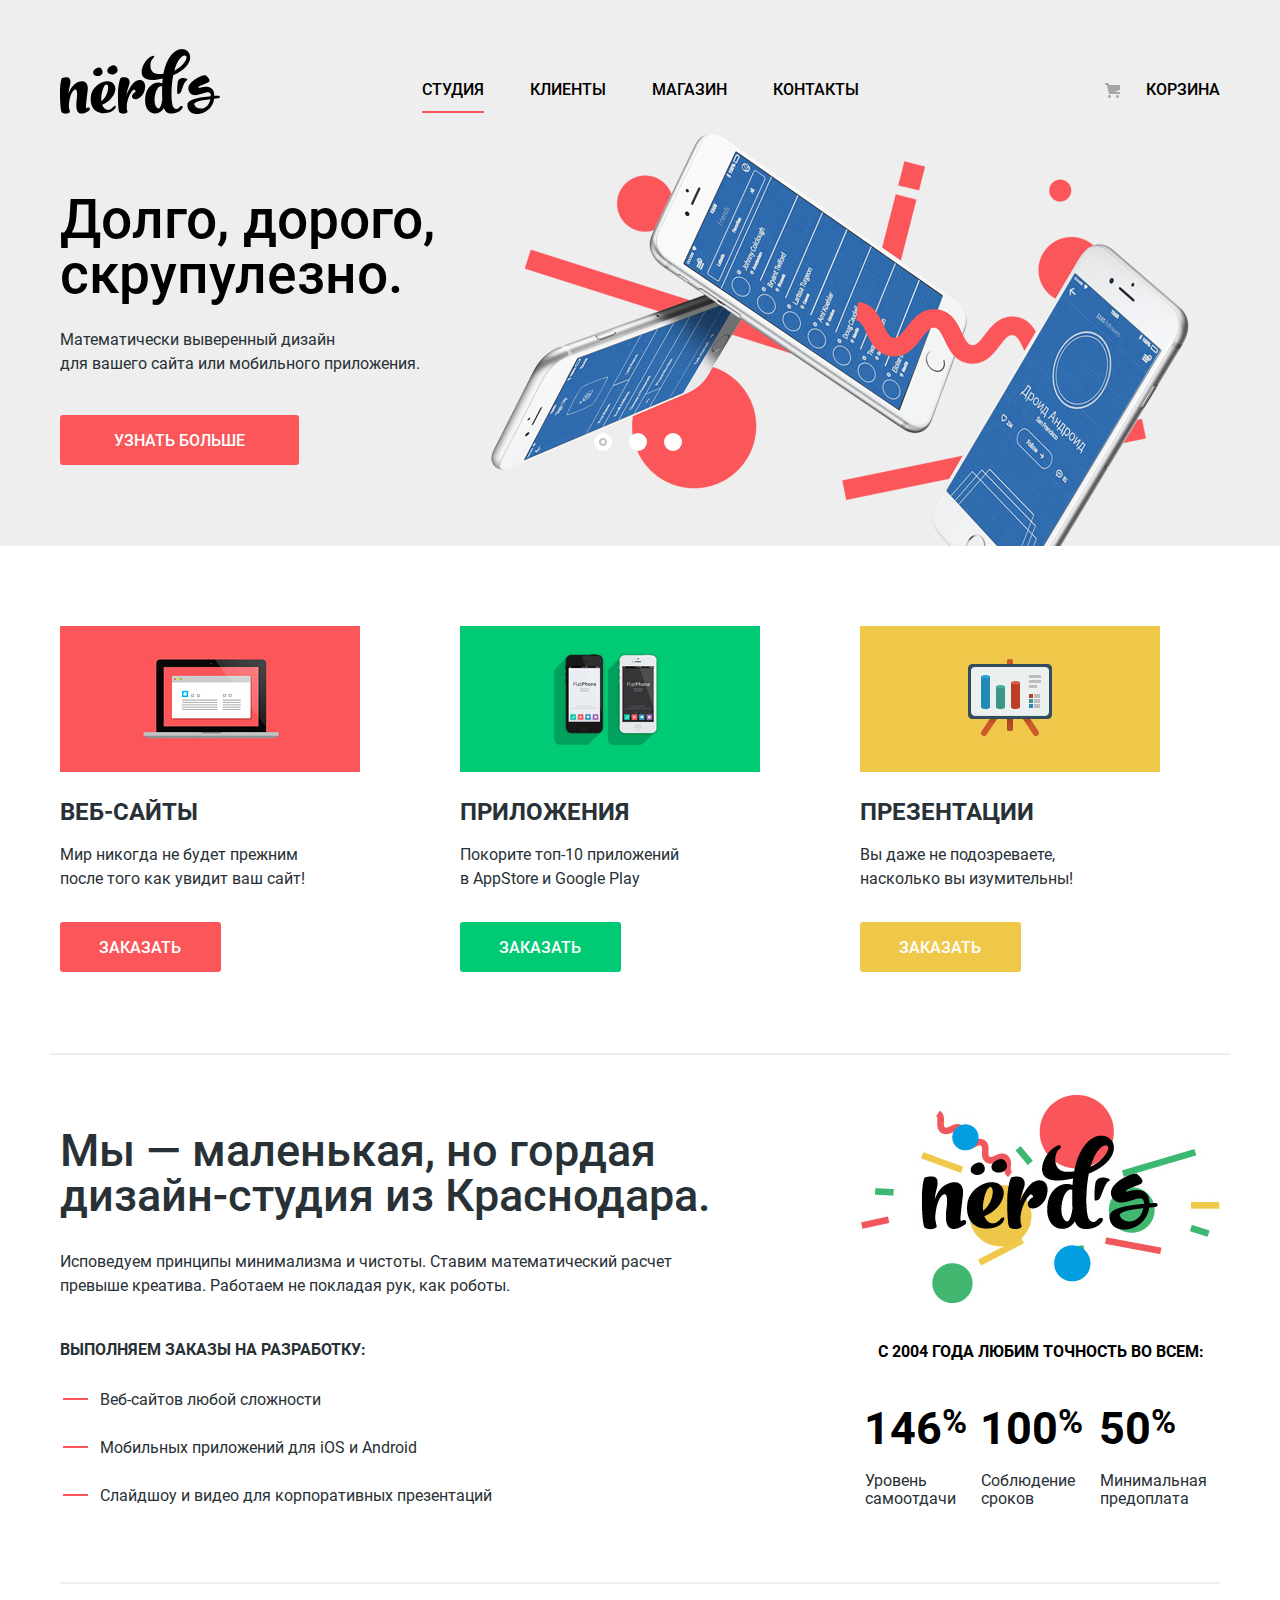
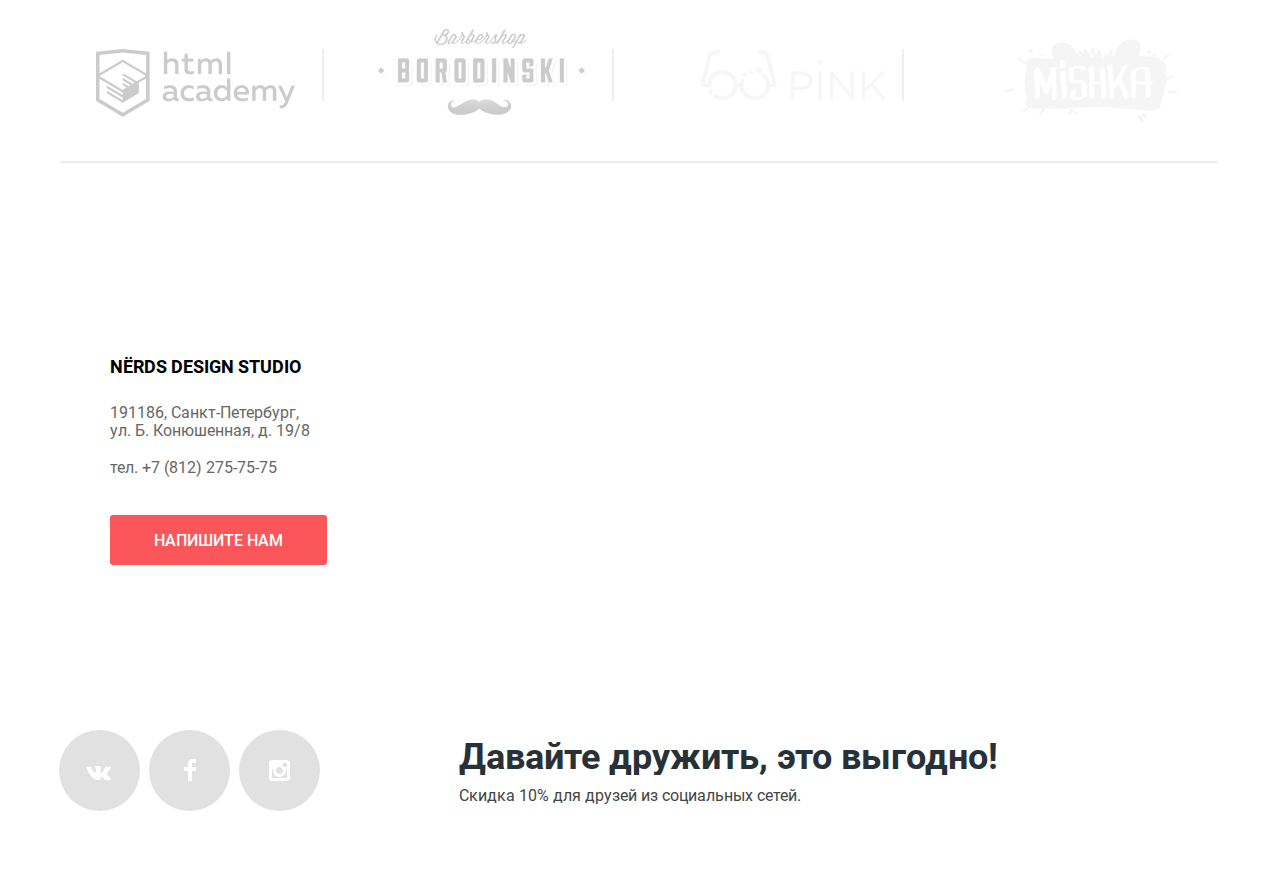
<file: index.html>
<!DOCTYPE html>
<html class="page" lang="ru">

<head>
  <meta charset="utf-8">
  <title>HTML Academy: Нёрдс catalog</title>
  <link rel="stylesheet" href="./css/normalize.css">
  <link rel="stylesheet" href="./css/style.min.css">
  <link rel="icon" href="./favicon.ico">
  <link rel="icon" href="./Favicon/32.svg" type="image/svg+xml">
  <link rel="apple-touch-icon" href="./Favicon/180.png">
  <link rel="manifest" href="./manifest.webmanifest">
</head>

<body class="page-body">
  <header class="main-header">
    <div class="container">
      <nav class="main-navigation">
        <a class="main-header-logo" href="./index.html">
          <svg aria-hidden="true" focusable="false" width="160" height="66" viewBox="0 0 160 66" xmlns="http://www.w3.org/2000/svg">
            <path fill-rule="evenodd" clip-rule="evenodd" d="M48.031 24.783C51.682 28.757 59.647 25.158 57.062 19.861C55.336 16.305 52.75 17.13 50.904 18.041C47.208 19.82 46.509 23.088 48.031 24.783ZM42.105 22.002C44.481 26.868 37.168 30.173 33.813 26.523C32.415 24.968 33.058 21.963 36.449 20.33C38.146 19.494 40.522 18.734 42.105 22.002ZM157.936 50.374C156.715 50.5332 155.442 50.6425 154.221 50.7474L154.179 50.751V50.807C151.764 68.171 127.991 71.038 127.4 57.406C127.131 51.239 138.993 49.456 150.798 48.318C151.007 42.9112 147.233 44.1234 142.648 45.5959C137.829 47.1437 132.115 48.979 129.19 43.717C124.171 34.692 143.822 25.779 145.918 27.615C152.271 33.1766 149.4 34.2063 144.727 35.8824L144.539 35.95C135.049 39.36 138.748 40.057 140.028 39.676C147.597 37.423 154.394 38.636 154.34 47.993C154.955 47.9419 155.557 47.9025 156.154 47.8634L156.154 47.8634C156.807 47.8207 157.452 47.7784 158.097 47.722C160.403 47.507 160.564 50.157 157.936 50.374ZM150.422 51.13C141.298 52.158 133.409 53.566 134.269 56.485C135.985 62.058 147.846 63.303 150.422 51.13ZM117.79 34.23C116.975 39.88 116.996 45.881 117.678 45.918C118.012 45.937 119.982 45.572 120.617 44.411C121.226 43.2934 121.794 41.7543 122.388 40.141L122.388 40.1409L122.388 40.1409L122.388 40.1408L122.388 40.1407L122.388 40.1406L122.388 40.1405C123.586 36.8907 124.895 33.3397 126.883 32.324C129.725 30.873 118.795 27.279 117.79 34.23ZM28.883 62.666C20.964 68.004 14.664 66.825 16.671 51.818C18.121 40.914 15.723 40.297 13.549 42.376C10.704 45.073 8.921 52.099 8.865 58.788C9.12323 60.3951 9.45828 61.9889 9.869 63.564C10.203 65.194 4.962 66.879 1.895 64.575C0.837 63.79 0 55.865 0 45.131C0 36.307 1.171 30.236 2.23 29.956C10.259 27.765 11.542 31.304 9.813 37.937C9.12537 40.5343 8.65871 43.1851 8.418 45.861C10.091 41.197 12.489 37.376 15.221 35.688C22.637 31.024 28.826 33.215 27.655 42.489C25.648 59.069 25.481 61.316 27.265 60.024C29.496 58.45 30.945 61.262 28.883 62.666ZM41.766 65.142C47.176 65.761 52.807 64.074 54.982 60.59C56.821 57.667 55.316 56.655 53.197 59.015C48.737 64.131 44.109 61.826 42.158 56.655L42.66 56.487C52.082 52.721 57.992 42.493 54.257 36.704C49.126 28.723 33.069 35.86 31.061 47.045C29.221 57.386 34.016 64.299 41.766 65.142ZM41.377 53.172C47.232 49.013 49.183 39.852 47.566 37.267C45.838 34.57 42.492 38.784 41.321 49.013C41.21 50.474 41.21 51.878 41.377 53.172ZM77.125 51.051C79.188 50.376 81.494 48.499 83.091 45.992C83.538 45.289 83.914 44.657 84.43 43.012C84.3675 43.2111 84.3915 43.1204 84.4509 42.8953C84.5588 42.4863 84.7839 41.6335 84.82 41.271C84.82 41.215 84.876 40.932 84.932 40.822C86.157 33.965 81.921 30.086 76.065 33.009C72.776 34.638 68.706 40.822 66.253 47.51C66.866 43.912 67.925 40.484 69.096 37.111C71.103 31.154 67.368 28.119 60.956 29.862C59.896 30.143 57.945 37.955 57.945 46.779C57.945 57.513 58.503 63.695 59.562 64.483C62.628 66.843 68.092 65.101 67.535 63.527C67.3189 62.9291 67.1554 62.3284 66.9926 61.7303L66.977 61.673C66.977 61.504 66.977 61.335 66.922 61.167C65.861 54.196 69.933 44.532 73.278 41.946C74.17 41.215 75.396 41.721 75.564 43.632C72.832 44.981 71.94 47.342 71.94 48.353C71.94 51.107 74.727 51.781 77.125 51.051Z" />
            <path fill-rule="evenodd" clip-rule="evenodd" d="M113.207 27.161C112.726 29.6539 112.354 32.1666 112.092 34.692C111.033 44.752 111.48 53.688 112.705 57.678C113.431 59.815 116.162 62.624 118.783 59.701C121.626 56.498 124.75 58.352 120.957 62.117C118.617 64.422 114.268 65.995 109.918 65.545C106.795 65.152 104.9 63.13 103.784 60.04C103.34 60.938 102.837 61.725 102.224 62.342C100.105 64.535 97.5389 65.772 94.2499 65.434C87.6129 64.704 83.7119 57.511 85.5509 47.281C87.5029 36.49 96.87 32.556 102.279 35.424C102.391 34.075 102.502 32.725 102.614 31.32C102.641 31.1795 102.655 31.039 102.669 30.8985C102.683 30.758 102.696 30.6175 102.724 30.477C101.079 30.8387 99.424 31.1575 97.7619 31.433C73.7869 35.423 82.0399 15.864 87.8939 10.75C94.53 5.017 95.2539 8.895 93.1909 10.188C89.5109 12.548 87.8939 26.093 98.4319 26.093C100.161 26.093 101.778 25.981 103.394 25.812C106.685 7.49 116.665 -1.391 124.75 1.532C133.726 4.792 132.779 19.067 113.207 27.161ZM102.279 51.554C102.055 48.012 102.055 44.022 102.112 39.918C102.112 39.6576 102.127 39.3974 102.141 39.1449C102.155 38.9068 102.168 38.6754 102.168 38.457C98.8219 36.939 95.5329 42.11 94.6949 49.249C93.7489 57.622 97.483 62.062 99.6029 60.04C101.22 58.409 102.056 53.237 102.279 51.554ZM126.365 8.389C124.581 5.747 118.058 8.951 114.267 22.721C123.802 18.167 127.593 10.299 126.365 8.389Z" />
          </svg>
        </a>
        <ul class="site-navigation">
          <li><a href="./index.html" class="active-page">Студия</a></li>
          <li><a href="#.html">Клиенты</a></li>
          <li><a href="./catalog.html">Магазин</a></li>
          <li><a href="#.html">Контакты</a></li>
        </ul>
        <div class="user-navigation">
          <a class="basket" href="#.html">Корзина</a>
        </div>
      </nav>
    </div>
  </header>

  <main class="page-title">
    <h1 class="visually-hidden">Cайт студии дизайна nёrds</h1>
    <section class="main-slider-background">
      <div class="container">
        <ul class="main-slider">
          <li class="slide slider-item slide-current">
            <h3>Долго, дорого, <br>
              скрупулезно.</h3>
            <p>Математически выверенный дизайн<br>
              для вашего сайта или мобильного приложения.</p>
            <button class="btn slider-btn" aria-label="Узнать больше о процессе работы">узнать больше</button>
            <img class="slide-img" src="./img/nerds-index-slide1.png" alt="banner-picture1" width="760" height="431">
          </li>
          <li class="slide slider-item">
            <h3>Любим математику <br>
              как никто другой</h3>
            <p>Никакого креатива, только математические формулы<br>
              для расчета идеальных пропорций</p>
            <button class="btn slider-btn" aria-label="Узнать больше о процессе работы">узнать больше</button>
            <img src="./img/nerds-index-slide2.png" alt="banner-picture2" width="760" height="431">
          </li>
          <li class="slide slider-item">
            <h3>Только ночь,<br>
              только хардкор</h3>
            <p>Работать днем, как все? Мы против этого.<br>
              Ближе к полуночи работа только начинается.</p>
            <button class="btn slider-btn" aria-label="Узнать больше о процессе работы">узнать больше</button>
            <img src="./img/nerds-index-slide3.png" width="760" height="431" alt="banner-picture3">
          </li>
        </ul>
        <div class="slide-switch">
          <button type="button" aria-label="Первый слайд" class="slider-button current"></button>
          <button type="button" aria-label="Второй слайд" class="slider-button"></button>
          <button type="button" aria-label="Третий слайд" class="slider-button"></button>
        </div>
      </div>
    </section>
    <section class="features">
      <div class="container">
        <h2 class="visually-hidden">Что мы умеем делать</h2>
        <ul class="features-list">
          <li class="feature-item">
            <img class="feature-image" src="./img/illustration-1.jpg" alt="webdev" width="300" height="146">
            <h3>Веб-сайты</h3>
            <p>Мир никогда не будет прежним<br>
              после того как увидит ваш сайт!</p>
            <button class="btn buy1" aria-label="Заказать разработку веб-сайта">заказать</button>
          </li>
          <li class="feature-item">
            <img class="feature-image" src="./img/illustration-2.jpg" alt="appdev" width="300" height="146">
            <h3>Приложения</h3>
            <p>Покорите топ-10 приложений<br>
              в AppStore и Google Play</p>
            <button class="btn buy2" aria-label="Заказать разработку приложения">заказать</button>
          </li>
          <li class="feature-item">
            <img class="feature-image" src="./img/illustration-3.jpg" alt="presentations" width="300" height="146">
            <h3>Презентации</h3>
            <p>Вы даже не подозреваете,<br>
              насколько вы изумительны!</p>
            <button class="btn buy3" aria-label="Заказать презентацию">заказать</button>
          </li>
        </ul>
      </div>
    </section>
    <section class="seo-block">
      <h2 class="visually-hidden">Презентация компании</h2>
      <div class="container">
        <section class="about-company">
          <h2 class="visually-hidden">О компании</h2>
          <p class="self-presentation-header">Мы &mdash; маленькая, но гордая<br>
            дизайн-студия из Краснодара.</p>
          <p class="self-presentation-item">Исповедуем принципы минимализма и чистоты. Ставим математический расчет<br>
            превыше креатива. Работаем не покладая рук, как роботы.</p>
          <h3 class="seo-title">выполняем заказы на разработку:</h3>
          <ul class="competitions-list">
            <li class="competition-item">
              <p>Веб-сайтов любой сложности</p>
            </li>
            <li class="competition-item">
              <p>Мобильных приложений для iOS и Android</p>
            </li>
            <li class="competition-item">
              <p>Слайдшоу и видео для корпоративных презентаций</p>
            </li>
          </ul>
        </section>
        <section class="competitions-table">
          <h2 class="visually-hidden">Таблица с преимуществами</h2>
          <img src="./img/nerds-illustration.png" alt="logo" width="360" height="208">
          <table class="terms">
            <caption>с 2004 года любим точность во всем:</caption>
            <tr class="col">
              <th class="row1"><span>146</span><sup>%</sup></th>
              <th class="row1"><span>100</span><sup>%</sup></th>
              <th class="row1"><span>50</span><sup>%</sup></th>
            </tr>
            <tr class="col">
              <td class="row2">Уровень самоотдачи</td>
              <td class="row2">Соблюдение сроков</td>
              <td class="row2">Минимальная предоплата</td>
            </tr>
          </table>
        </section>
      </div>
    </section>
    <section class="done-works">
      <h2 class="visually-hidden">Список выполненных работ</h2>
      <div class="container">
        <ul class="brands-list">
          <li class="brand-item"><a href="#"><img class="html-logo" src="./img/html-logo.png" width="199" height="68" alt="htmlacademy-logo"></a></li>
          <li class="brand-item"><a href="#"><img class="borodinski-logo" src="./img/logo-borodinski.png" width="209" height="90" alt="borodinski-logo"></a></li>
          <li class="brand-item"><a href="#"><img class="pink-logo" src="./img/logo-pink.png" width="185" height="52" alt="pink-logo"></a></li>
          <li class="brand-item"><a href="#"><img class="mishka-logo" src="./img/logo-mishka.png" width="173" height="84" alt="mishka-logo"></a></li>
        </ul>
      </div>
    </section>
    <section class="contacts">
      <iframe class="iframe_map" src="https://www.google.com/maps/embed?pb=!1m18!1m12!1m3!1d1998.6037872533261!2d30.320858716186894!3d59.93871648187617!2m3!1f0!2f0!3f0!3m2!1i1024!2i768!4f13.1!3m3!1m2!1s0x4696310fca145cc1%3A0x42b32648d8238007!2z0JHQvtC70YzRiNCw0Y8g0JrQvtC90Y7RiNC10L3QvdCw0Y8g0YPQuy4sIDE5LzgsINCh0LDQvdC60YIt0J_QtdGC0LXRgNCx0YPRgNCzLCAxOTExODY!5e0!3m2!1sru!2sru!4v1615570045067!5m2!1sru!2sru" allowfullscreen="" loading="lazy"></iframe>
      <div class="container">
        <div class="contacts-block">
          <h3>Nёrds design studio</h3>
          <p>191186, Санкт-Петербург,<br>
            ул. Б. Конюшенная, д. 19/8</p>
          <p>тел.<a class="contacts-phone" href="tel:+78122757575"></a> +7 (812) 275-75-75</p>
          <a class="btn btn-map" href="#" aria-label="Свзяжитесь с нами">напишите нам</a>
        </div>
      </div>
    </section>
  </main>
  <footer class="main-footer">
    <div class="container">
      <div class="footer-wrapper">
        <ul class="footer-social">
          <li class="social-vk social-link"><a href="#" aria-label="Вконтакте"><img class="vk" aria-hidden="true" src="./img/vk-icon.svg" width="26" height="15" alt="vk-link"></a></li>
          <li class="social-fb social-link"><a href="#" aria-label="Facebook"><img class="fb" aria-hidden="true" src="./img/fb-icon.svg" width="12" height="22" alt="facebook-link"></a></li>
          <li class="social-inst social-link"><a href="#" aria-label="Instagram"><img class="inst" aria-hidden="true" src="./img/inst-icon.svg" width="21" height="21" alt="instagram-link"></a></li>
        </ul>
        <div class="footer-title">
          <p class="head">Давайте дружить, это выгодно!</p>
          <p class="subtitle">Скидка 10% для друзей из социальных сетей.</p>
        </div>
      </div>
    </div>
  </footer>
  <section class="pop-up modal">
    <h3>Напишите нам</h3>
    <form class="popup-form" action="https://echo.htmlacademy.ru/" method="post">
      <p class="popup-name">
        <label for="name">Ваше имя:</label>
        <input type="text" id="name" name="name" placeholder="Имя Фамилия">
      </p>
      <p class="popup-email">
        <label for="email">Ваш email:</label>
        <input id="email" type="email" name="email" placeholder="email@example.com">
      </p>
      <p class="popup-message">
        <label for="message">Текст письма:</label>
        <input type="text" id="message" name="customer-message" placeholder="В свободной форме">
      </p>
      <button class="btn popup-button">отправить</button>
    </form>
    <button class="modal-close" type="button" aria-label="Закрыть окно"></button>
  </section>
  <script src="./js/popup-minified.js"></script>
</body>

</html>
</file>
<file: css/style.min.css>
@keyframes bounce{0%{transform:translateY(-2000px)}70%{transform:translateY(30px)}90%{transform:translateY(-10px)}to{transform:translateY(0)}}@keyframes shake{0%,to{transform:translateX(0)}10%,30%,50%,70%,90%{transform:translateX(-10px)}20%,40%,60%,80%{transform:translateX(10px)}}@font-face{font-family:"Roboto";src:local("Roboto"),url(../fonts/roboto.woff2) format("woff2"),url(../fonts/roboto.woff) format("woff");font-weight:400;font-style:normal}@font-face{font-family:"Roboto";src:local("Roboto"),url(../fonts/robotomedium.woff2) format("woff2"),url(../fonts/robotomedium.woff2) format("woff");font-weight:500;font-style:normal}@font-face{font-family:"Roboto";src:local("Roboto"),url(../fonts/robotobold.woff2) format("woff2"),url(../fonts/robotobold.woff) format("woff");font-weight:700;font-style:normal}:root{--basic-black:#000000;--basket-gray:#A6A6A6;--header-gray:#EEEEEE;--basic-white:#FFFFFF;--font-black:#283136;--range-center:#ABABAB;--filter-buttons:#4D4D4D;--up-push:#231F20;--up-down:#A6A6A6;--checkbox-gray:#C4C4C4;--background-gray:#888888;--map-gray:#666666;--ten-percent:#444444;--button-red:#FB565A;--focus-red:#E74246;--push-red:#D7373B;--button-green:#00CA74;--focus-green:#00BC6C;--push-green:#00AA62;--button-yellow:#EFC84A;--focus-yellow:#EAB534;--push-yellow:#E5A722;--social-button:#E1E1E1;--border-frame:#D7DCDE;--focus-gray:#DFDFDF;--push-gray:#D5D5D5;--active-border:#DBDBDB;--border-gray:#B4B9BB}html{box-sizing:border-box}*,::after,::before{box-sizing:inherit}.page{height:100%}.btn,body{font-family:"Roboto",Arial,sans-serif;font-size:16px}body{min-width:1160px;margin:0;padding:0;line-height:24px;font-weight:400;color:var(--font-black);min-height:100%;display:grid;grid-template-rows:min-content 1fr min-content;align-content:start}a{text-decoration:none}img{max-width:100%;height:auto}body,main{background-color:var(--basic-white)}.btn{font-weight:500;line-height:18px;display:inline-block;text-align:center;color:var(--basic-white);vertical-align:middle;text-transform:uppercase;border:0;padding-top:17px;padding-bottom:15px;border-radius:3px;cursor:pointer}.visually-hidden{position:absolute;width:1px;height:1px;margin:-1px;border:0;padding:0;white-space:nowrap;clip-path:inset(100%);clip:rect(0 0 0 0);overflow:hidden}.product-sort-container{display:grid;grid-template-columns:260px 1fr;align-content:start}.product-catalog{margin-left:141px}.page-headline{margin-bottom:55px}.main-header,.page-headline h1{font-family:"Roboto",Arial,sans-serif;font-weight:500;color:var(--basic-black)}.page-headline h1{font-size:55px;line-height:55px;text-align:center;margin:0;padding-bottom:101px;padding-top:118px}.main-header{font-size:16px;line-height:30px;text-transform:uppercase;background-color:var(--header-gray);height:81px;z-index:2}.main-header .container{height:66px}.main-header-logo{position:relative}.main-header-logo svg{position:absolute;content:"";top:-9px;z-index:3}.container{width:1180px;margin:0 auto;padding:0 10px}.main-navigation{display:flex;flex-direction:row;align-items:center;justify-content:space-between;margin-top:57px}.main-navigation-wrapper{height:431px;width:100%;background-color:var(--header-gray)}.main-header-logo{width:160px;height:66px;margin:0;padding:0}.site-navigation{display:flex;flex-wrap:wrap;justify-content:space-between;list-style:none;margin:9px 45px 0 0;padding:0 0 9px;width:437px}.site-navigation li:not(:nth-child(4)){color:var(--basic-black);display:block;margin:0 45px 0 0;cursor:pointer}.user-navigation .basket{position:relative;margin-left:40px;cursor:pointer}.basket::before{content:"";position:absolute;right:100px;top:3px;width:15px;height:15px;background-image:url(../img/cart-icon.svg);background-repeat:no-repeat;background-position:0 0}.main-header-logo svg:active{fill:var(--up-down)}.main-header-logo svg:hover,.product-list li:hover .template-info,.product-list li:hover::before{opacity:1}.basket,.site-navigation a{color:var(--basic-black)}.basket:focus,.basket:hover,.site-navigation a:focus,.site-navigation a:hover{color:var(--button-red)}.basket:active,.site-navigation a:active{color:var(--basic-black);opacity:.3}.active-page{padding-bottom:12px;border-bottom:2px solid var(--button-red)}.page-headline{font-family:"Roboto",Arial,sans-serif;font-weight:500;font-size:55px;line-height:55px;color:var(--basic-black);background-color:var(--header-gray)}.range-form{padding:0;border:0;width:260px;margin:0 0 54px}.range-filter{width:260px;margin-top:49px}.filter-item legend{font-size:18px;line-height:24px;text-transform:uppercase;font-weight:700}.range-controls{position:relative;height:80px;margin-bottom:15px;padding-top:39px;padding-right:20px;padding-left:20px;background-color:#f1f1f1;border-radius:5px}.range-controls .scale{height:2px;background:#d7dcde}.range-controls .bar{width:70%;height:2px;background:#00ca74}.range-controls .toggle{position:absolute;top:31px;left:0;width:4px;height:4px;padding:0;border:8px solid var(--basic-white);background-color:var(--range-center);border-radius:50%;box-shadow:0 2px 1px 0 #cfcfcf;cursor:pointer;box-sizing:content-box}.range-controls .toggle-min{left:18px}.range-controls .toggle-max{left:160px}.price-controls{display:flex;justify-content:space-between}.filter-title,.price-controls label{text-transform:uppercase;font-family:"Roboto","Arial",sans-serif;font-size:16px}.price-controls input{width:80px;height:38px;padding:10px;margin-left:10px;text-align:center;color:#283136;border:0;border-radius:5px;background:#f1f1f1;cursor:pointer;font-family:inherit;font-size:inherit}.range-checkbox>.filter-title,.range-radio>.filter-title{margin-bottom:13px}.filter-title{font-family:"Roboto",Arial,sans-serif;font-weight:700;font-size:18px;line-height:30px;margin-top:0}.sort-filter .filter-title{margin-bottom:48px}.sort-filter{display:flex;justify-content:space-between;margin-bottom:40px}.range-checkbox{border:0;margin:0 0 48px;padding:0}.range-radio{border:0;margin-bottom:48px;padding:0}.filter-option{font-family:"Roboto",Arial,sans-serif;font-weight:400;font-size:16px;line-height:19px;margin-bottom:22px;padding-left:35px;list-style:none}.filter-option:last-child,.range-radio .filter-option:last-child{margin-bottom:0}.filter-option label{position:relative;display:block;cursor:pointer;user-select:none}.filter-input-radio+label::before{position:absolute;content:"";width:25px;height:25px;border:4px solid var(--filter-buttons);opacity:.4;border-radius:50%;top:-3px;left:-36px;cursor:pointer}.filter-input-radio:checked+label::after{content:"";position:absolute;top:5px;left:-28px;border-radius:50%;width:8px;height:8px;background-color:var(--filter-buttons);opacity:.4}.filter-input-radio:checked:disabled+label::after,.filter-input-radio:disabled+label,.filter-input-radio:disabled+label::before{opacity:.3;color:rgba(40,49,54,.3)}.filter-input-checkbox+label::before{content:"";position:absolute;left:-36px;top:0;width:23px;height:23px;border:2px solid var(--filter-buttons);opacity:.3;border-radius:15%;cursor:pointer}.filter-input-checkbox:checked+label::after{content:"";position:absolute;top:2px;left:-32px;width:21px;height:17px;background-image:url(../img/check-v.svg);background-repeat:no-repeat;background-position:0 0;opacity:.3}.filter-input-checkbox:checked:focus+label::after,.filter-input-checkbox:checked:hover+label::after,.filter-input-checkbox:focus+label::before,.filter-input-checkbox:hover+label::before,.filter-input-radio:checked:focus+label::after,.filter-input-radio:checked:hover+label::after,.filter-input-radio:focus+label::before,.filter-input-radio:hover+label::before{opacity:1}.filter-input-checkbox:checked:disabled+label::after,.filter-input-checkbox:disabled+label,.filter-input-checkbox:disabled+label::before{opacity:.3;color:rgba(40,49,54,.3)}.filter-button{font-family:"Roboto",Arial,sans-serif;font-weight:500;font-size:16px;line-height:18px;text-transform:uppercase;color:var(--basic-black);background-color:var(--header-gray);padding:17px 89px 15px 88px}.filter-button:hover{background-color:var(--focus-gray)}.filter-button:disabled{filter:grayscale(100%)}.position-filters{display:flex;justify-content:flex-start;flex-wrap:wrap;margin:0;list-style:none}.position-filters li{padding-top:10px;position:relative;margin-right:25px;cursor:pointer}.position-item:nth-child(3){margin-right:47px}.position-item:nth-child(4){margin-right:18px}.position-filters li:last-child{margin-right:0}.position-item,.position-item a{text-transform:uppercase;color:var(--basic-black)}.position-item{font-family:"Roboto",Arial,sans-serif;font-weight:400;font-size:14px;line-height:18px}.position-item a{opacity:.3}.position-item a:hover{color:var(--basic-black);opacity:.6}.position-item a:active,.position-item a:focus{color:var(--basic-black);opacity:1}.main-slider-background{background-color:var(--header-gray);padding-top:34px}.main-slider-background .container{position:relative;height:431px}.main-slider{background-color:var(--header-gray);position:relative;list-style:none;margin:0;padding:0;width:1157px}.main-slider li{height:431px}.slide{display:none}.slide-current{display:block}.slide h3,.slide p{font-weight:500;font-size:55px;line-height:55px;color:var(--basic-black);margin:0;padding:0;position:absolute;top:77px}.slide p{font-weight:400;font-size:16px;line-height:24px;color:var(--font-black);top:213px;width:416px;height:48px;max-width:416px;max-height:48px;overflow:scroll}.slide img{transform:translateX(397px) translateY(0)}.slide-switch{position:absolute;content:"";bottom:95px;right:548px;display:flex;width:88px;justify-content:space-between}.slide-switch button{padding:0;width:18px;height:18px;background-color:var(--basic-white);border-radius:50%;cursor:pointer;border:0}.slide-switch .current{background-image:url(../img/button-bullet.png);background-position:5px 5px;background-repeat:no-repeat}.slider-btn{background-color:var(--button-red);color:var(--basic-white);position:absolute;top:300px;padding-left:54px;padding-right:54px}.slider-btn:hover{background-color:var(--push-red)}.slider-btn:active{background-color:var(--focus-red);box-shadow:inset 0 3px 0 rgba(0,1,1,.1);color:rgba(255,255,255,.3)}.features-list{display:grid;grid-template-columns:300px 300px 300px;margin:80px 0 0;padding:0;column-gap:100px;list-style:none}.feature-item h3,.feature-item p,.slide h3,.slide p{font-family:"Roboto",Arial,sans-serif}.feature-item h3{font-weight:700;font-size:24px;line-height:30px;color:var("--basic-black");text-transform:uppercase;margin-top:18px;margin-bottom:5px}.feature-item p{font-weight:400;font-size:16px;line-height:24px;color:var(--font-black);padding-bottom:15px;margin-bottom:31px;height:48px;width:260px;overflow:scroll}.feature-item>.btn{padding-left:39px;padding-right:40px}.feature-image{width:300px;height:146px;margin:0;padding:0;object-fit:contain;background-color:#f7f7f7}.buy1{background-color:var(--button-red);color:var(--basic-white)}.buy1:hover{background-color:var(--focus-red)}.buy1:focus{background-color:var(--push-red)}.buy2,.buy3{background-color:var(--button-green);color:var(--basic-white)}.buy2:hover{background-color:var(--focus-green)}.buy2:active{background-color:var(--push-green)}.buy3{background-color:var(--button-yellow)}.buy3:hover{background-color:var(--focus-yellow)}.buy3:active{background-color:var(--push-yellow)}.seo-block .container{position:relative;display:grid;grid-template-columns:651px 374px;grid-gap:130px;margin-top:81px;margin-bottom:50px;border-top:2px solid var(--header-gray)}.about-company{font-weight:700;font-size:16px;line-height:24px;margin-right:149px;width:651px}.about-company,.self-presentation-header,.seo-title{font-family:"Roboto",Arial,sans-serif;color:var(--font-black)}.self-presentation-header{font-weight:500;font-size:45px;line-height:45px;margin-top:73px;margin-bottom:32px}.seo-title{font-weight:700;font-size:16px;line-height:24px;text-transform:uppercase;margin-bottom:26px}.competitions-list{list-style:none;position:relative}.competition-item,.self-presentation-item{font-family:"Roboto",Arial,sans-serif;font-weight:400;font-size:16px;line-height:24px;color:var(--font-black)}.competition-item p{margin-top:0;margin-bottom:24px}.self-presentation-item{margin-bottom:40px}.brands-list li,.competitions-list li{position:relative}.competition-item p::before{content:"";position:absolute;width:25px;height:2px;background-color:var(--button-red);left:-37px;bottom:12px}.competitions-table img{margin-left:19px;margin-top:5px;margin-bottom:30px}.competitions-table{margin-top:35px}.terms,.terms caption{font-family:"Roboto",Arial,sans-serif;color:var(--basic-black)}.terms caption{font-size:16px;line-height:24px;font-weight:24px;text-transform:uppercase;padding:0 0 0 10px;margin-bottom:23px}.terms{font-weight:700;border-spacing:23px 10px}.col{margin-bottom:11px}.row1{font-size:45px;line-height:64px;margin-right:20px;padding:0;position:relative;text-align:left}.brand-item .html-logo,.row1 sup{position:absolute;content:"";top:25px}.row2{font-family:"Roboto",Arial,sans-serif;font-weight:400;font-size:16px;line-height:18px;color:var(--font-black)}.done-works{margin-bottom:170px}.brands-list{border-top:2px solid var(--header-gray);margin:0;display:grid;grid-template-columns:1fr 1fr 1fr 1fr;grid-template-rows:93px;list-style:none;padding:0}.brands-list li{margin-top:55px;cursor:pointer}.brand-item .html-logo{top:10px;left:36px}.brand-item .borodinski-logo{position:absolute;content:"";top:-10px;left:28px}.brand-item .mishka-logo,.brand-item .pink-logo{position:absolute;content:"";top:10px;left:60px}.brand-item .mishka-logo{top:0;left:75px}.brand-item a{opacity:.2}.brand-item:not(:last-child)::after{content:"";position:absolute;width:2px;height:52px;right:26px;top:10px;background-color:var(--header-gray)}.brand-item a:hover{opacity:2}.brand-item a:focus{opacity:.2}.brands-list::after{position:absolute;content:"";border-bottom:2px solid var(--header-gray);width:1158px;top:1761px}.product-list{width:760px;display:flex;flex-wrap:wrap;padding:0;margin:0 0 -17px;list-style:none}.product-item{width:359px;height:578px;top:-40px;margin-right:40px;margin-bottom:72px;padding-top:40px;position:relative}.product-list li::before{position:absolute;content:"";width:360px;height:40px;top:0;background-image:url(./img/browser.png);background-position:0 0;background-repeat:no-repeat;opacity:.12}.product-item:nth-child(2n){margin-right:0}.template-info{position:absolute;content:"";background-color:var(--header-gray);top:388px;width:360px;height:231px;opacity:0}.product-list li:hover{box-shadow:0 30px 50px rgba(0,0,0,.7)}.product-item h3{display:none}.item-desc,.item-name{font-family:"Roboto",Arial,sans-serif;text-align:center}.item-name{font-weight:700;font-size:18px;line-height:30px;margin-top:26px;margin-bottom:12px;text-transform:uppercase;color:var(--font-black)}.item-name:hover{color:var(--button-red)}.item-name:active{color:var(--basic-black);opacity:.3}.item-desc{font-weight:400;font-size:16px;line-height:18px;margin:0 0 0 52px;width:255px;max-height:40px;overflow:scroll;color:var(--map-gray)}.pagination-item a,.template-btn{font-family:"Roboto",Arial,sans-serif;font-weight:500}.template-btn{font-size:18px;line-height:30px;padding:17px 72px 15px;margin-top:32px;margin-left:80px;text-align:center;color:var(--basic-white);background-color:var(--button-red)}.template-btn:hover{background-color:var(--focus-red)}.template-btn:active{background-color:var(--push-red);opacity:.3}.catalog-item-image{width:358px;height:578px;margin:0;object-fit:contain;background-color:#f7f7f7}.page-pagination{list-style:none;padding:0;margin:0;display:flex;flex-wrap:wrap}.pagination-item{margin-right:11px;cursor:pointer}.pagination-item a{font-size:16px;line-height:18px;color:var(--basic-black);background-color:var(--header-gray);display:block;padding:17px 20px 15px}.pagination-item a:hover{background-color:var(--focus-gray)}.first-page a,.pagination-item a:active{background-color:var(--basic-white);padding:14px 17px 12px;border:3px solid var(--active-border)}.pagination-item a:focus{background-color:var(--push-gray)}.pagination-item .next-btn{font-family:"Roboto",Arial,sans-serif;font-weight:500;font-size:16px;line-height:18px;color:var(--basic-black);background-color:var(--header-gray);text-transform:uppercase}.page-pagination .next-btn{padding:17px 77px 15px 78px}.next-btn:hover{background-color:var(--focus-gray)}.next-btn:focus{background-color:var(--push-gray)}.next-btn:active{background-color:var(--basic-white);padding:14px 74px 12px 75px;border:3px solid var(--active-border)}.iframe_map{width:100%;height:416px;cursor:pointer;border:0}.contacts{margin-top:61px}.contacts .container{position:relative}.contacts-block{position:absolute;content:"";width:319px;height:308px;bottom:59px;left:10px;background-color:var(--basic-white);padding:49px 50px 47px;margin:0}.contacts-block h3{font-family:"Roboto",Arial,sans-serif;font-weight:700;font-size:18px;line-height:30px;text-transform:uppercase;color:var(--basic-black);margin:0 0 22px}.contacts-block p{font-family:"Roboto",Arial,sans-serif;font-weight:400;font-size:16px;line-height:18px;color:var(--map-gray);margin:0 0 19px}.btn-map{background-color:var(--button-red);color:var(--basic-white);padding-left:44px;padding-right:44px;margin-top:19px}.btn-map:hover{background-color:var(--focus-red)}.btn-map:active{background-color:var(--push-red)}.main-footer{height:217px;margin:0}.main-footer .container{padding-left:0}.footer-wrapper{display:grid;grid-template-columns:1fr 900px;position:relative}.main-footer .head{font-family:"Roboto",Arial,sans-serif;font-weight:700;font-size:36px;line-height:36px;color:var(--basic-gray);margin-bottom:10px;margin-top:69px;max-width:660px;max-height:36px;overflow:scroll}.main-footer .subtitle,.popup-form label{font-family:"Roboto",Arial,sans-serif;font-size:16px}.main-footer .subtitle{font-weight:400;line-height:22px;color:var(--ten-percent);margin:0;padding:0}.footer-social{display:grid;grid-template-columns:1fr 1fr 1fr;list-style:none;margin:0;padding:0;max-height:142px;overflow:scroll}.social-fb,.social-inst,.social-vk{position:relative;margin-top:60px;margin-left:9px;width:81px;height:81px;border-radius:50%;background-color:var(--social-button);cursor:pointer}.social-link:active{background-color:var(--push-red);box-shadow:inset 0 3px 0 rgba(0,1,1,.1)}.social-vk a{position:absolute;top:33px;left:27px}.social-fb a,.social-inst a{position:absolute;top:29px;left:35px}.social-inst a{top:30px;left:30px}.social-fb:hover,.social-vk:hover{background-color:var(--focus-red)}.social-vk:active .vk{background:linear-gradient(0deg,#d7373b,#d7373b),#fff}.social-fb:active,.social-inst:active .inst{background-color:var(--push-red);box-shadow:inset 0 3px 0 rgba(0,1,1,.1)}.social-inst:hover{background-color:var(--focus-red)}.footer-title{margin-left:139px}.modal,.pop-up{box-sizing:padding-box}.modal{position:fixed;top:0;right:0;bottom:0;left:0;margin:auto;color:var(--basic-black);background-color:var(--basic-white);display:none}.pop-up{width:960px;height:590px;padding:63px 99px 84px 100px;box-shadow:0 30px 50px rgba(0,0,0,.7)}.popup-show{display:block;animation:bounce .6s}.popup-error{animation:shake .6s}.pop-up h3{margin:0 0 37px;font-size:45px;line-height:53px}.popup-form label{display:block;font-weight:700;line-height:18px;margin:0 0 9px}.popup-form p:not(:last-child){margin:0 40px 34px 0}.popup-email input,.popup-message input,.popup-name input{box-sizing:border-box;width:360px;padding:16px 14px 16px 16px;font:inherit;color:var(--ten-percent);border:2px solid var(--border-frame);cursor:pointer}.popup-message input{width:760px;padding:16px 414px 84px 16px}.popup-form{display:flex;flex-wrap:wrap;position:relative}.popup-email,.popup-message,.popup-name{position:absolute;content:"";top:0;left:0}.popup-email,.popup-message{left:400px}.popup-message{top:111px;left:0;right:0}.popup-button{position:absolute;content:"";top:310px;padding:17px 83px 15px;background-color:var(--button-red);color:var(--basic-white)}.modal-close,.modal-close::after{position:absolute;cursor:pointer;border:0}.modal-close{bottom:491px;left:849px;width:22px;height:22px;background-color:transparent}.modal-close::after{content:"";top:10px;left:2px;width:21px;height:21px;background-image:url(/img/close-cross.png);background-repeat:no-repeat;opacity:.3}.modal-close:focus{border:0;opacity:1}.popup-button:hover{background-color:var(--focus-red);border:0}.popup-button:focus{background-color:var(--push-red);border:0}.popup-form input:hover{border-color:var(--border-gray)}.popup-form input:focus{border-color:var(--basic-black)}.popup-form input:invalid{border-color:var(--focus-red);color:var(--focus-red)}
</file>
